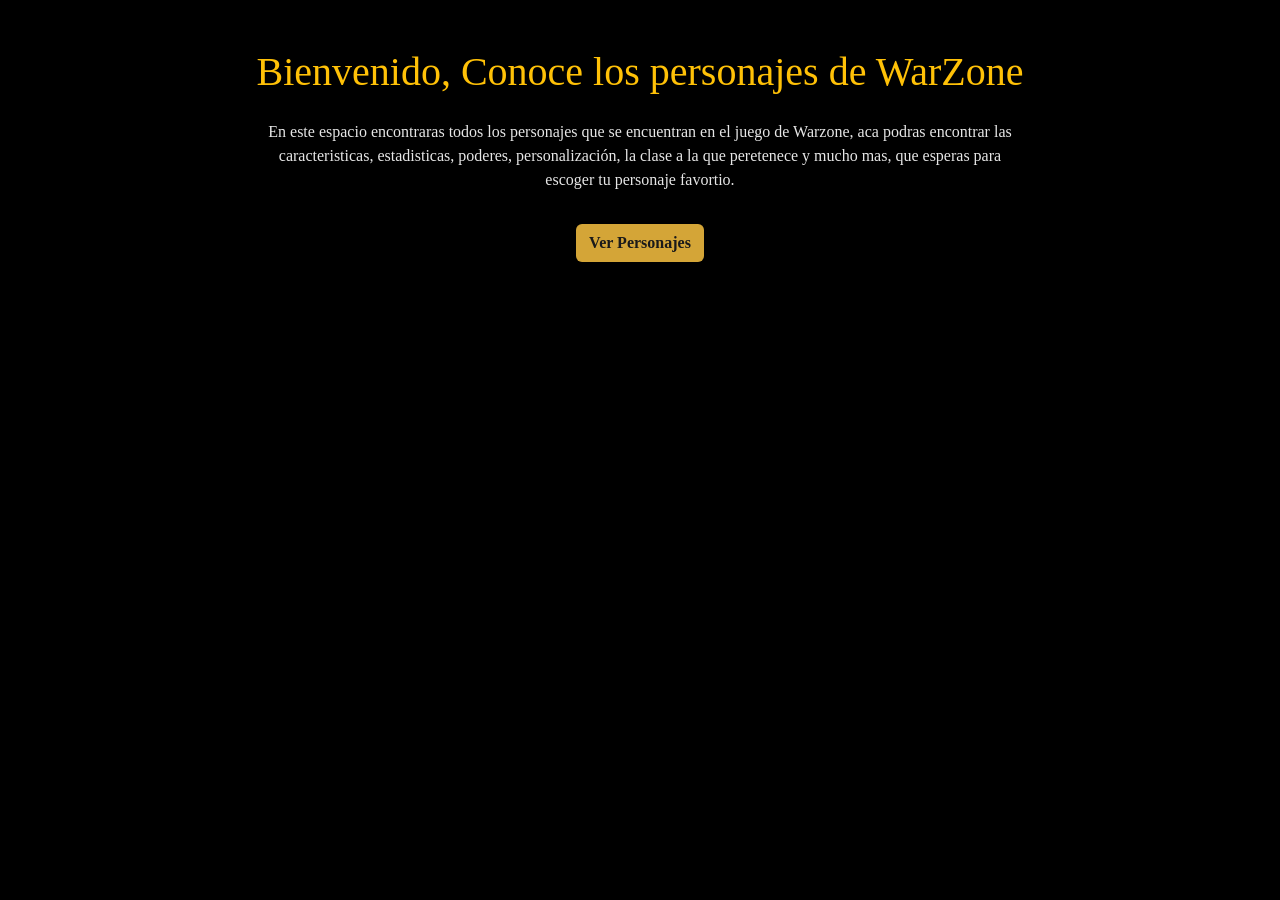
<file: index.html>
<!DOCTYPE html>
<html lang="es" data-bs-theme="dark">

<head>
    <meta charset="UTF-8">
    <meta name="viewport" content="width=device-width, initial-scale=1.0">

    <link rel="stylesheet" href="https://cdn.jsdelivr.net/npm/bootstrap@5.3.3/dist/css/bootstrap.min.css">
    <link rel="stylesheet" href="estilos.css">

    <title>WarZone</title>
</head>

<body class="bg-black">

    <div class="container text-center py-5">

        <h1 class="text-warning mb-4">Bienvenido, Conoce los personajes de WarZone</h1>

        <p class="col-12 col-lg-8 mx-auto">
            En este espacio encontraras todos los personajes que se encuentran en el juego de Warzone, aca podras
            encontrar las caracteristicas, estadisticas, poderes, personalización, la clase a la que peretenece
            y mucho mas, que esperas para escoger tu personaje favortio.
        </p>

        <a href="personajes.html" class="btn btn-inicio mt-3">Ver Personajes</a>

    </div>

    <script src="https://cdn.jsdelivr.net/npm/bootstrap@5.3.3/dist/js/bootstrap.bundle.min.js"></script>
</body>

</html>
</file>
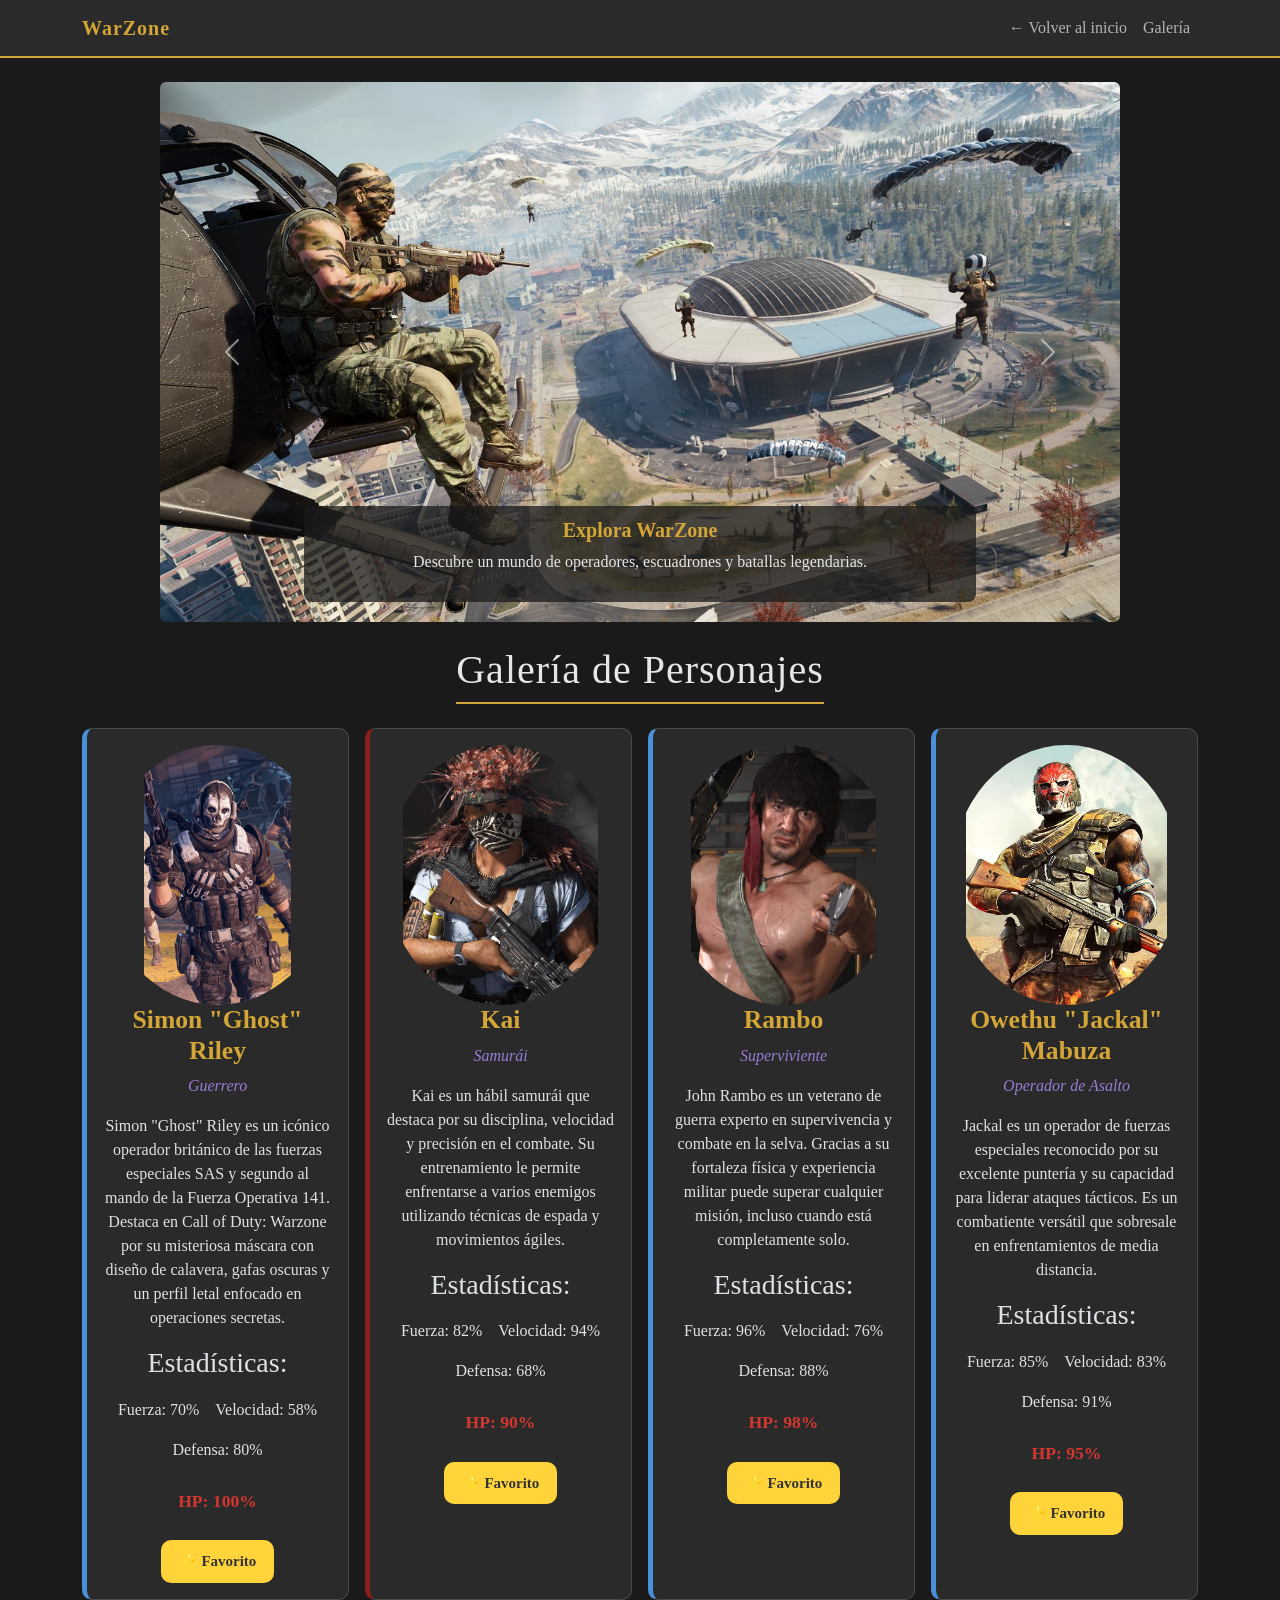
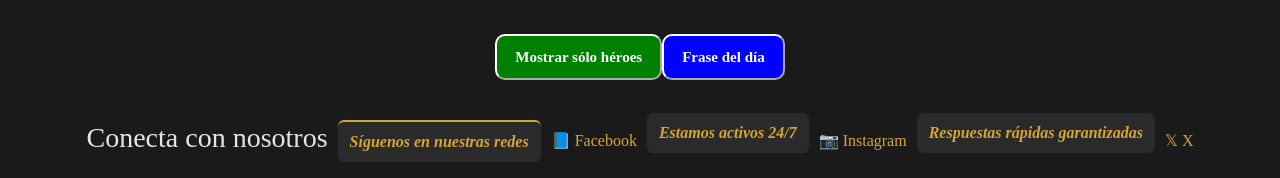
<file: personajes.html>
<!DOCTYPE html>
<html lang="es" data-bs-theme="dark">

<head>
    <meta charset="UTF-8">
    <meta name="viewport" content="width=device-width, initial-scale=1.0">

    <link rel="stylesheet" href="https://cdn.jsdelivr.net/npm/bootstrap@5.3.3/dist/css/bootstrap.min.css">
    <link rel="stylesheet" href="estilos.css">

    <title>Personajes</title>
</head>

<body>

    <nav class="navbar navbar-expand-lg navbar-warzone">
        <div class="container">
            <a class="navbar-brand" href="index.html">WarZone</a>
            <button class="navbar-toggler" type="button" data-bs-toggle="collapse" data-bs-target="#menuPrincipal"
                aria-controls="menuPrincipal" aria-expanded="false" aria-label="Abrir menú">
                <span class="navbar-toggler-icon"></span>
            </button>
            <div class="collapse navbar-collapse" id="menuPrincipal">
                <ul class="navbar-nav ms-auto">
                    <li class="nav-item">
                        <a class="nav-link inicio" href="index.html">← Volver al inicio</a>
                    </li>
                    <li class="nav-item">
                        <a class="nav-link" href="#titulo-galeria">Galería</a>
                    </li>
                </ul>
            </div>
        </div>
    </nav>

    <div class="container my-4">
        <div id="carruselWarzone" class="carousel slide carrusel-warzone" data-bs-ride="carousel">

            <div class="carousel-inner rounded">

                <div class="carousel-item active">
                    <img src="img/Carrusel1.jpg" class="d-block w-100 img-carrusel"
                        alt="Operadores saltando en paracaídas sobre el estadio de Verdansk">
                    <div class="carousel-caption">
                        <h5>Explora WarZone</h5>
                        <p>Descubre un mundo de operadores, escuadrones y batallas legendarias.</p>
                    </div>
                </div>

                <div class="carousel-item">
                    <img src="img/Carrusel2.avif" class="d-block w-100 img-carrusel"
                        alt="Operador listo para entrar en combate">
                    <div class="carousel-caption">
                        <h5>Forja tu leyenda</h5>
                        <p>Elige tu personaje y comienza tu propia partida.</p>
                    </div>
                </div>

                <div class="carousel-item">
                    <img src="img/Carrusel3.jpg" class="d-block w-100 img-carrusel"
                        alt="Escuadrón de tres operadores avanzando juntos">
                    <div class="carousel-caption">
                        <h5>Comparte la aventura</h5>
                        <p>Juega, diviértete y encuentra aliados en el camino.</p>
                    </div>
                </div>

            </div>

            <button class="carousel-control-prev" type="button" data-bs-target="#carruselWarzone" data-bs-slide="prev">
                <span class="carousel-control-prev-icon" aria-hidden="true"></span>
                <span class="visually-hidden">Anterior</span>
            </button>
            <button class="carousel-control-next" type="button" data-bs-target="#carruselWarzone" data-bs-slide="next">
                <span class="carousel-control-next-icon" aria-hidden="true"></span>
                <span class="visually-hidden">Siguiente</span>
            </button>

        </div>
    </div>

    <div class="container">

        <h1 id="titulo-galeria" class="text-center">Galería de Personajes</h1>

        <div class="galerias row g-3">

            <!-- Ghost -->
            <div class="col-12 col-md-6 col-lg-3">
                <article class="ficha card h-100" data-tipo="heroe">
                    <div class="card-body">

                        <img class="imagen" src="img/i1.jpg" alt="Simon Ghost Riley">

                        <h2 class="nombre">
                            Simon "Ghost" Riley
                        </h2>

                        <p class="clase">Guerrero</p>

                        <p>
                            Simon "Ghost" Riley es un icónico operador británico de las fuerzas especiales SAS y segundo
                            al mando de la Fuerza Operativa 141. Destaca en Call of Duty: Warzone por su misteriosa máscara con
                            diseño de calavera, gafas oscuras y un perfil letal enfocado en operaciones secretas.
                        </p>

                        <h3>Estadísticas:</h3>

                        <ul class="stats">
                            <li>Fuerza: 70%</li>
                            <li>Velocidad: 58%</li>
                            <li>Defensa: 80%</li>
                        </ul>

                        <p class="vida">HP: 100%</p>

                    </div>
                </article>
            </div>

            <!-- Kai -->
            <div class="col-12 col-md-6 col-lg-3">
                <article class="ficha card h-100" data-tipo="villano">
                    <div class="card-body">

                        <img class="imagen" src="img/i2.webp" alt="Kai">

                        <h2 class="nombre">
                            Kai
                        </h2>

                        <p class="clase">Samurái</p>

                        <p>
                            Kai es un hábil samurái que destaca por su disciplina, velocidad y precisión en el combate.
                            Su entrenamiento le permite enfrentarse a varios enemigos utilizando técnicas de espada y
                            movimientos ágiles.
                        </p>

                        <h3>Estadísticas:</h3>

                        <ul class="stats">
                            <li>Fuerza: 82%</li>
                            <li>Velocidad: 94%</li>
                            <li>Defensa: 68%</li>
                        </ul>

                        <p class="vida">HP: 90%</p>

                    </div>
                </article>
            </div>

            <!-- Rambo -->
            <div class="col-12 col-md-6 col-lg-3">
                <article class="ficha card h-100" data-tipo="heroe">
                    <div class="card-body">

                        <img class="imagen" src="img/i3.webp" alt="Rambo">

                        <h2 class="nombre">
                            Rambo
                        </h2>

                        <p class="clase">Superviviente</p>

                        <p>
                            John Rambo es un veterano de guerra experto en supervivencia y combate en la selva.
                            Gracias a su fortaleza física y experiencia militar puede superar cualquier misión,
                            incluso cuando está completamente solo.
                        </p>

                        <h3>Estadísticas:</h3>

                        <ul class="stats">
                            <li>Fuerza: 96%</li>
                            <li>Velocidad: 76%</li>
                            <li>Defensa: 88%</li>
                        </ul>

                        <p class="vida">HP: 98%</p>

                    </div>
                </article>
            </div>

            <!-- Jackal -->
            <div class="col-12 col-md-6 col-lg-3">
                <article class="ficha card h-100" data-tipo="heroe">
                    <div class="card-body">

                        <img class="imagen" src="img/i4.webp" alt="Owethu Jackal Mabuza">

                        <h2 class="nombre">
                            Owethu "Jackal" Mabuza
                        </h2>

                        <p class="clase">Operador de Asalto</p>

                        <p>
                            Jackal es un operador de fuerzas especiales reconocido por su excelente puntería y su
                            capacidad para liderar ataques tácticos. Es un combatiente versátil que sobresale en
                            enfrentamientos de media distancia.
                        </p>

                        <h3>Estadísticas:</h3>

                        <ul class="stats">
                            <li>Fuerza: 85%</li>
                            <li>Velocidad: 83%</li>
                            <li>Defensa: 91%</li>
                        </ul>

                        <p class="vida">HP: 95%</p>

                    </div>
                </article>
            </div>

        </div>

        <div id="zona-controles" class="text-center my-4"></div>

        <div class="redes-pagina">
            <h3>Conecta con nosotros</h3>
            <p>Síguenos en nuestras redes</p>
            <a href="#">📘 Facebook</a>
            <p>Estamos activos 24/7</p>
            <a href="#">📷 Instagram</a>
            <p>Respuestas rápidas garantizadas</p>
            <a href="#">𝕏 X</a>
        </div>

    </div>

    <script src="https://cdn.jsdelivr.net/npm/bootstrap@5.3.3/dist/js/bootstrap.bundle.min.js"></script>
    <script src="script.js"></script>
</body>

</html>
</file>
<file: estilos.css>
body {
  background-color: #1a1a1a;
  color: #e6e6e6;
  font-family: Georgia, 'Times New Roman', serif;
  
}
/* width, margin y el flex de .galerias los reemplazan las columnas y g-3 de Bootstrap */
.ficha {
  background-color: #2a2a2a;
  border-radius: 10px;
  text-align: center;
}

.nombre {
  color: #d4a537;
  font-size: 1.6rem;   
  font-weight: bold;
}

.clase {
  color: #9b7cd4;
  font-style: italic;
}

.stats {
  list-style: none;
  padding: 10px;
  display: flex;
  flex-wrap: wrap;
  gap: 16px;
  justify-content: center;
 /*display: grid;
  grid-template-columns: repeat(3, 1fr);*/

}

.vida {
  color: #d4372f;
  font-weight: bold;
  font-size: 1.1rem;
  
}
.imagen{
    width: 100%;
    height: 260px;
    object-fit: contain;
    display: block;
    margin: 0 auto;
    border-radius: 8px;
}


a {
  color: #d4a537;
  text-decoration: none;
}

a:hover {
  color: #f0c25e;
  text-decoration: underline;
}

[data-tipo="heroe"] {
  border-left: 5px solid #4a90d9;
}

[data-tipo="villano"] {
  border-left: 5px solid #8b1e1e;
}

#titulo-galeria {
  letter-spacing: 1px;
  border-bottom: 2px solid #d4a537;
  padding-bottom: 8px;
  width: fit-content;
  margin: 0 auto 24px;
}

.redes-pagina{
  display: flex;
  flex-wrap: wrap;
  gap: 10px;
  justify-content: center;
  align-items: center;
}
/*El combinador descendiente (espacio) no le importa cuántos niveles hay en el medio — siempre encuentra <p> dentro del contenedor"*/
.redes-pagina p{
    font-style: italic;

}

/*El combinador hijo directo (>) solo aplica cuando el elemento objetivo es hijo inmediato. Si hay otro contenedor en el medio, no funciona*/
.redes-pagina > p {
     background-color: #2a2a2a;
     padding: 8px 12px;
     border-radius: 6px;
   }

  /*El combinador hermano adyacente (+) solo aplica cuando dos elementos están al mismo nivel y pegados, sin nada entre ellos. Si mueves algo, deja de funcionar.*/
h3+p {
  margin-top: 16px;
  border-top: 2px solid #d4a537;
  padding-top: 12px;
}
/*El combinador hermano general (~) aplica a todos los elementos del tipo especificado que vengan después, al mismo nivel, sin importar si están pegados o no. Es como +, pero más permisivo*/
h3~p {
  color: #d4a537;
  font-weight: bold;
}

.resaltado {
    border: 3px solid gold;
}

.borde-redondeado{
  border-radius: 50%;
}

.boton-favorito {
    background-color: #ffd43b;
    color: #333;
    border: none;
    border-radius: 10px;
    padding: 10px 18px;
    font-size: 15px;
    font-weight: bold;
    cursor: pointer;
    margin-top: 10px;
}
.boton-frase{
    background-color: blue;
    color:white;
    border-radius: 10px;
    padding: 10px 18px;
    font-size: 15px;
    font-weight: bold;
    cursor: pointer;
    margin-top: 10px;
}

.boton-personajes{
    background-color:green;
    color:white;
    border-radius: 10px;
    padding: 10px 18px;
    font-size: 15px;
    font-weight: bold;
    cursor: pointer;
    margin-top: 10px;
}

.btn-inicio {
  background-color: #d4a537;
  color: #1a1a1a;
  font-weight: bold;
}

.btn-inicio:hover {
  background-color: #f0c25e;
  color: #1a1a1a;
}

.navbar-warzone {
  background-color: #2a2a2a;
  border-bottom: 2px solid #d4a537;
}

.navbar-warzone .navbar-brand {
  color: #d4a537;
  font-weight: bold;
  letter-spacing: 1px;
}

/* Se limita el ancho para que la imagen 16:9 quepa completa junto con su leyenda */
.carrusel-warzone {
  max-width: 960px;
  margin: 0 auto;
}

/* Las 3 imágenes son 16:9, así que con este aspect-ratio se ven completas y sin recortes */
.img-carrusel {
  aspect-ratio: 16 / 9;
  height: auto;
  object-fit: cover;
}

/* Bootstrap 5.3 oscurece leyendas y flechas cuando el tema es dark; aquí se revierte */
[data-bs-theme="dark"] .carousel .carousel-caption {
  background-color: rgba(26, 26, 26, 0.75);
  border-radius: 8px;
  padding: 12px;
  color: #e6e6e6;
}

[data-bs-theme="dark"] .carousel .carousel-caption h5 {
  color: #d4a537;
  font-weight: bold;
}

[data-bs-theme="dark"] .carousel .carousel-control-prev-icon,
[data-bs-theme="dark"] .carousel .carousel-control-next-icon {
  filter: none;
}

@media (max-width: 767.98px) {
  [data-bs-theme="dark"] .carousel .carousel-caption h5 {
    font-size: 1rem;
  }

  [data-bs-theme="dark"] .carousel .carousel-caption p {
    font-size: 0.8rem;
    margin-bottom: 0;
  }
}
</file>
